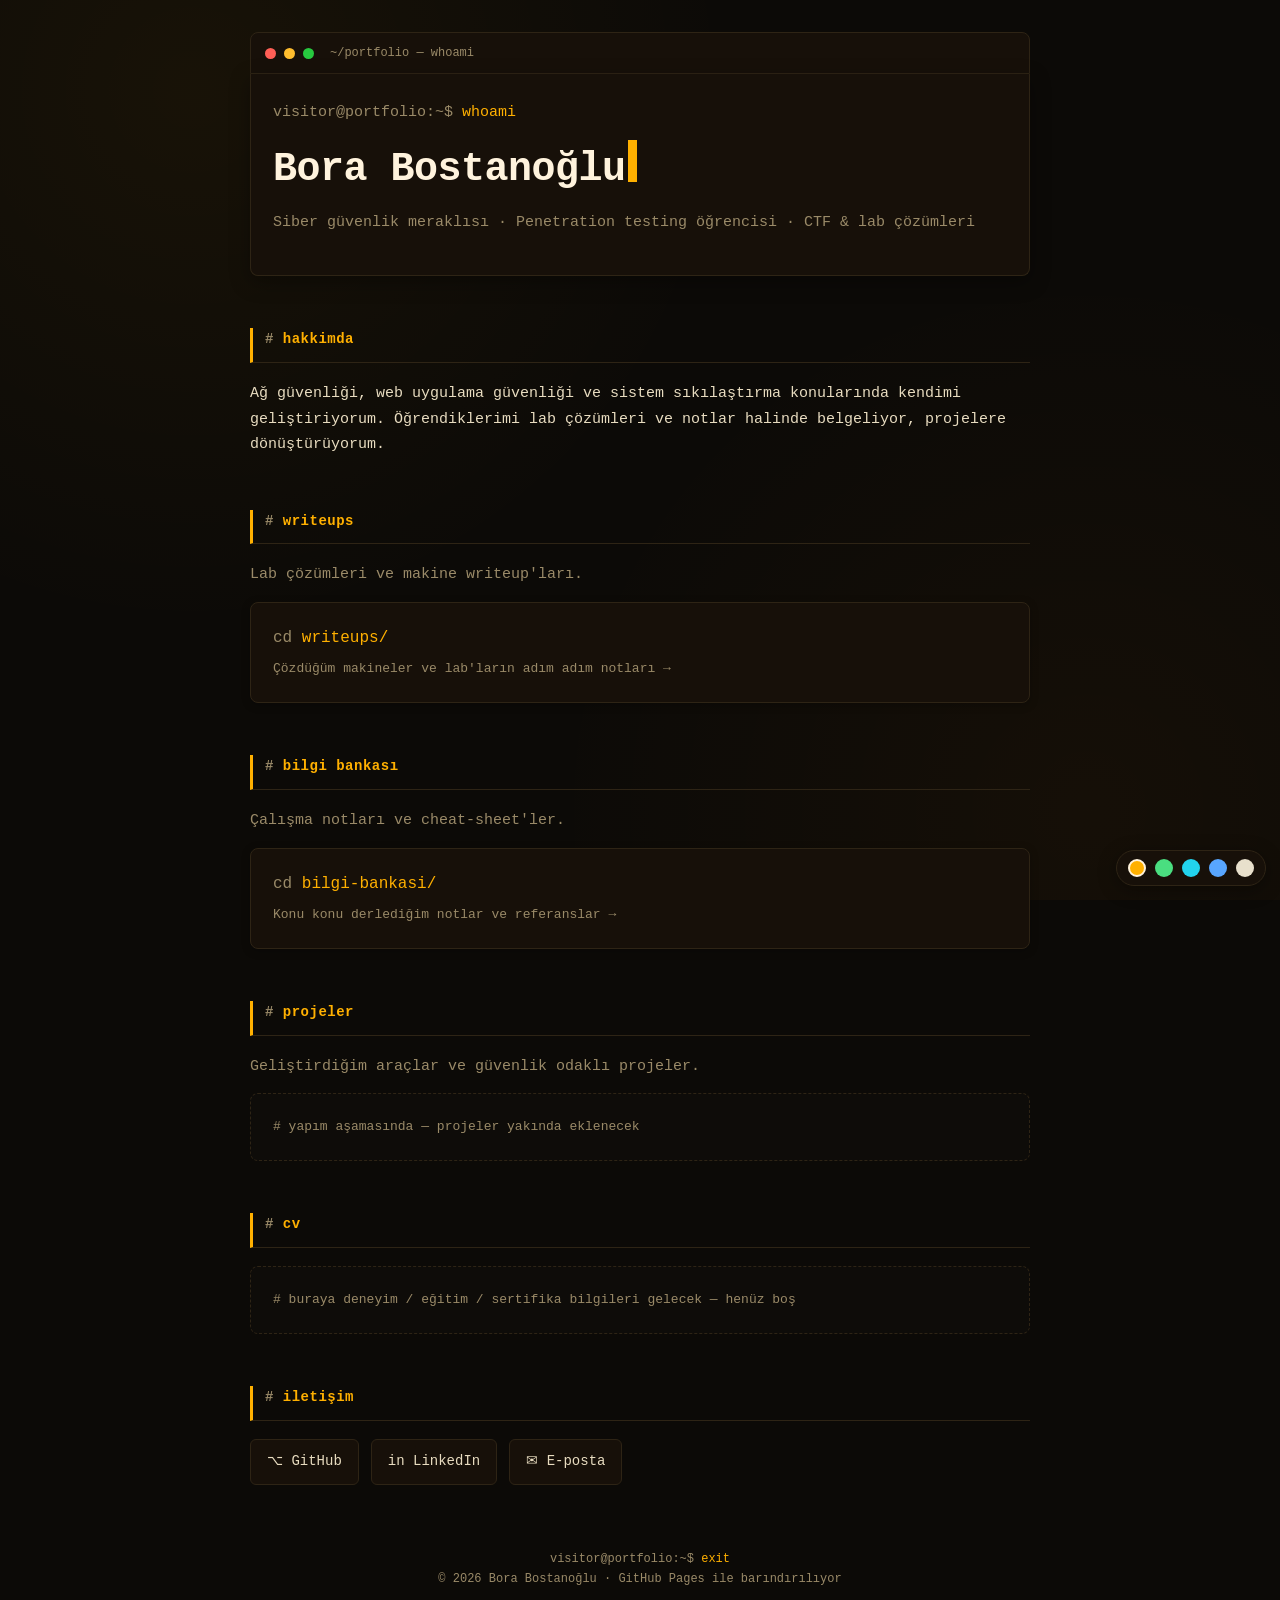
<file: index.html>
<!DOCTYPE html>
<html lang="tr">
<head>
<meta charset="UTF-8">
<meta name="viewport" content="width=device-width, initial-scale=1.0">
<!-- ▼▼▼ DÜZENLE: sekmede ve Google'da görünecek başlık ▼▼▼ -->
<title>Bora_Bostanoglu // Güvenlik Portföyü</title>
<meta name="description" content="Siber güvenlik notları, lab writeup'ları ve projeler.">
<link rel="stylesheet" href="style.css">
<script src="assets/theme.js"></script>
</head>

<body>
<div class="wrap">

  <!-- ÜST BÖLÜM — kim olduğun -->
  <div class="term-bar">
    <span class="dot r"></span><span class="dot y"></span><span class="dot g"></span>
    <span class="term-title">~/portfolio — whoami</span>
  </div>
  <div class="term-body">
    <div class="prompt">whoami</div>
    <h1>Bora Bostanoğlu<span class="cursor"></span></h1>
    <p class="tagline">Siber güvenlik meraklısı · Penetration testing öğrencisi · CTF &amp; lab çözümleri</p>
  </div>

  <!-- HAKKIMDA -->
  <section id="hakkimda">
    <h2>hakkimda</h2>
    <!-- ▼▼▼ DÜZENLE: kendini 2-3 cümleyle anlat ▼▼▼ -->
    <p>Ağ güvenliği, web uygulama güvenliği ve sistem sıkılaştırma konularında kendimi geliştiriyorum.
       Öğrendiklerimi lab çözümleri ve notlar halinde belgeliyor, projelere dönüştürüyorum.</p>
  </section>

  <!-- WRITEUPS -->
  <section id="writeups">
    <h2>writeups</h2>
    <p class="dim">Lab çözümleri ve makine writeup'ları.</p>
    <a class="dir-card" href="writeups/index.html">
      <span class="cmd">writeups/</span>
      <small>Çözdüğüm makineler ve lab'ların adım adım notları →</small>
    </a>
  </section>

  <!-- BİLGİ BANKASI -->
  <section id="notlar">
    <h2>bilgi bankası</h2>
    <p class="dim">Çalışma notları ve cheat-sheet'ler.</p>
    <a class="dir-card" href="notlar/index.html">
      <span class="cmd">bilgi-bankasi/</span>
      <small>Konu konu derlediğim notlar ve referanslar →</small>
    </a>
  </section>

  <!-- PROJELER -->
  <section id="projeler">
    <h2>projeler</h2>
    <p class="dim">Geliştirdiğim araçlar ve güvenlik odaklı projeler.</p>
    <div class="placeholder">
      # yapım aşamasında — projeler yakında eklenecek
      <!-- Hazır olduğunda: alttaki kartların yorumunu kaldır, placeholder'ı <div class="grid"> yap
      <a class="card" href="https://github.com/kullanici-adin/proje-1" target="_blank" rel="noopener">
        <h3>Proje Adı 1 <span class="arrow">→</span></h3>
        <p>Projenin ne yaptığını bir cümleyle anlat.</p>
        <div class="tags"><span class="tag">python</span><span class="tag">automation</span></div>
      </a>
      <a class="card" href="https://github.com/kullanici-adin/proje-2" target="_blank" rel="noopener">
        <h3>Proje Adı 2 <span class="arrow">→</span></h3>
        <p>Kısa açıklama.</p>
        <div class="tags"><span class="tag">bash</span></div>
      </a> -->
    </div>
  </section>

  <!-- CV — şimdilik boş, ileride doldurulacak -->
  <section id="cv">
    <h2>cv</h2>
    <div class="placeholder">
      # buraya deneyim / eğitim / sertifika bilgileri gelecek — henüz boş
    </div>
  </section>

  <!-- İLETİŞİM -->
  <section id="iletisim">
    <h2>iletişim</h2>
    <div class="links">
      <!-- ▼▼▼ DÜZENLE: kendi linklerin ▼▼▼ -->
      <a class="btn" href="https://github.com/kullanici-adin" target="_blank" rel="noopener">⌥ GitHub</a>
      <a class="btn" href="https://linkedin.com/in/kullanici-adin" target="_blank" rel="noopener">in LinkedIn</a>
      <a class="btn" href="mailto:seninmailin@example.com">✉ E-posta</a>
    </div>
  </section>

  <footer>
    <span class="prompt">exit</span><br>
    © <span id="yil"></span> Bora Bostanoğlu · GitHub Pages ile barındırılıyor
  </footer>

</div>
<script>document.getElementById("yil").textContent = new Date().getFullYear();</script>
</body>
</html>
</file>
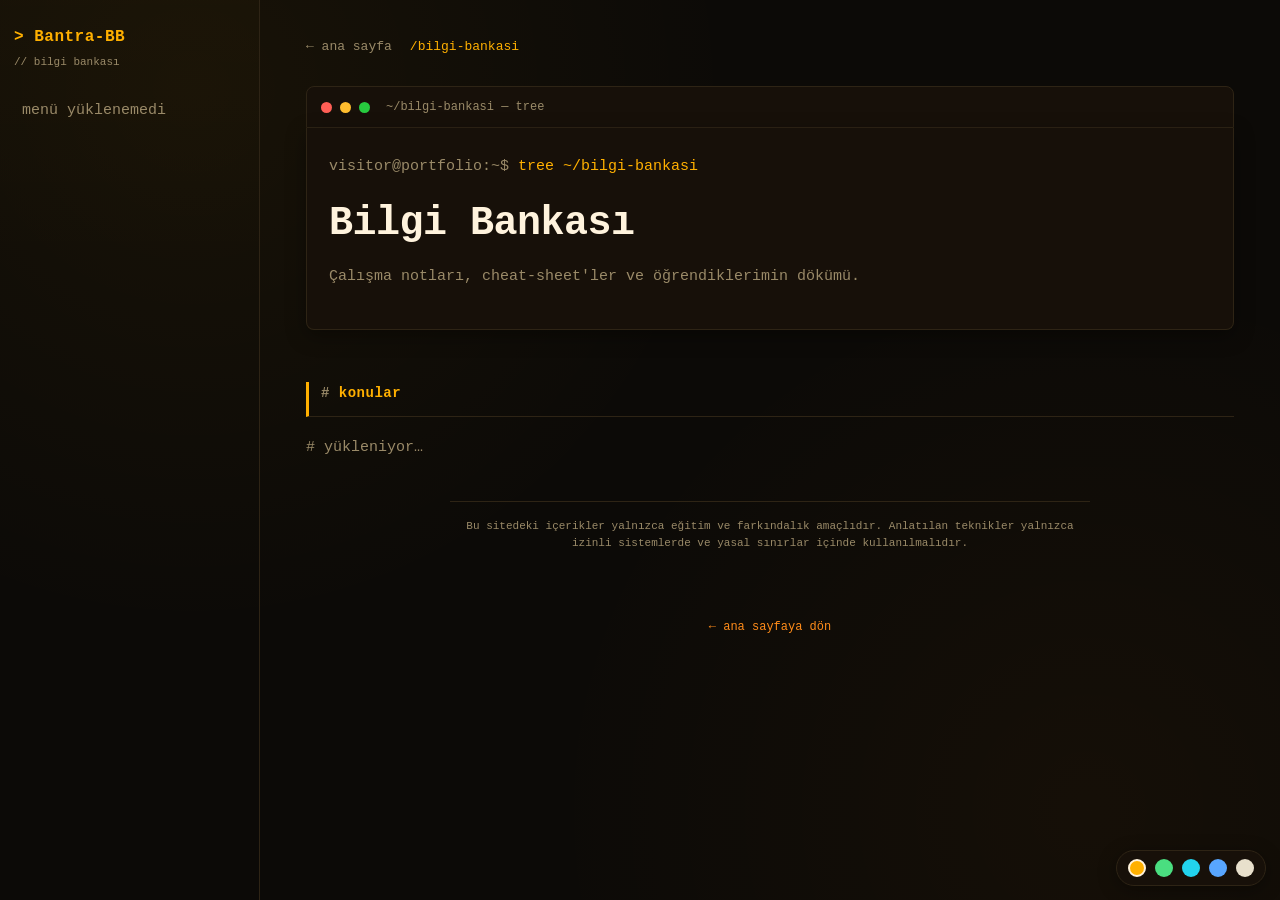
<file: notlar/index.html>
<!DOCTYPE html>
<html lang="tr">
<head>
<meta charset="UTF-8">
<meta name="viewport" content="width=device-width, initial-scale=1.0">
<title>bilgi bankası // Bora_Bostanoglu</title>
<meta name="description" content="Siber güvenlik çalışma notları ve cheat-sheet'ler.">
<link rel="stylesheet" href="../style.css">
<script src="../assets/theme.js"></script>
</head>
<body>
<div class="wrap">

  <div class="topnav">
    <a href="../index.html">← ana sayfa</a>
    <span class="here">/bilgi-bankasi</span>
  </div>

  <div class="term-bar">
    <span class="dot r"></span><span class="dot y"></span><span class="dot g"></span>
    <span class="term-title">~/bilgi-bankasi — tree</span>
  </div>
  <div class="term-body">
    <div class="prompt">tree ~/bilgi-bankasi</div>
    <h1>Bilgi Bankası</h1>
    <p class="tagline">Çalışma notları, cheat-sheet'ler ve öğrendiklerimin dökümü.</p>
  </div>

  <section>
    <h2>konular</h2>
    <!-- klasör ağacı GitHub'dan otomatik oluşturulur (layout.js) -->
    <div id="agac"><p class="dim"># yükleniyor…</p></div>
  </section>

  <footer><a href="../index.html">← ana sayfaya dön</a></footer>
</div>

<script src="../assets/disclaimer.js"></script>
<script src="config.js"></script>
<script src="../assets/repo-notes.js"></script>
<script src="../assets/layout.js"></script>
<script>initLayout(NOTES_CONFIG);</script>
</body>
</html>
</file>
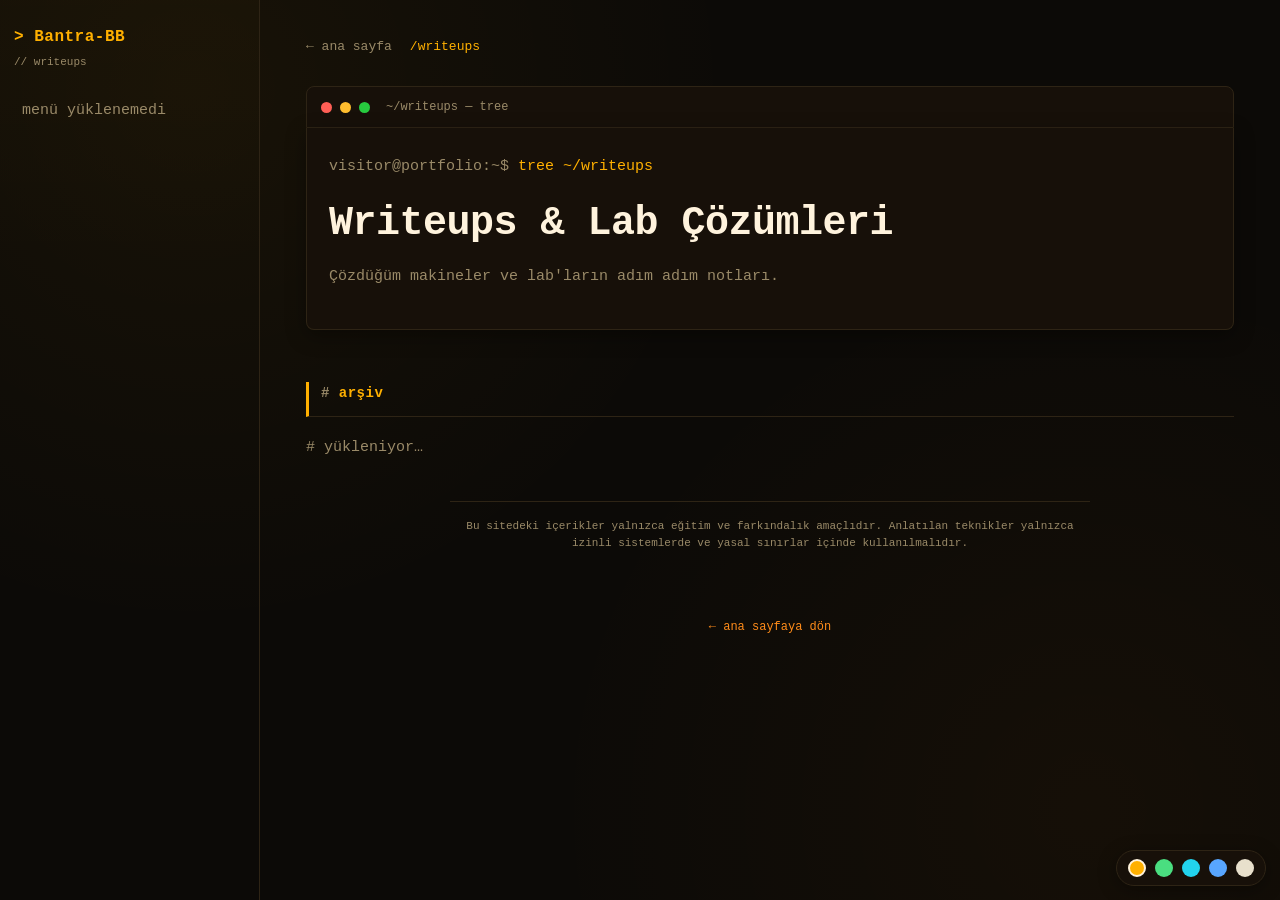
<file: writeups/index.html>
<!DOCTYPE html>
<html lang="tr">
<head>
<meta charset="UTF-8">
<meta name="viewport" content="width=device-width, initial-scale=1.0">
<title>writeups // Bora_Bostanoglu</title>
<meta name="description" content="Lab çözümleri ve makine writeup'ları.">
<link rel="stylesheet" href="../style.css">
<script src="../assets/theme.js"></script>
</head>
<body>
<div class="wrap">

  <div class="topnav">
    <a href="../index.html">← ana sayfa</a>
    <span class="here">/writeups</span>
  </div>

  <div class="term-bar">
    <span class="dot r"></span><span class="dot y"></span><span class="dot g"></span>
    <span class="term-title">~/writeups — tree</span>
  </div>
  <div class="term-body">
    <div class="prompt">tree ~/writeups</div>
    <h1>Writeups &amp; Lab Çözümleri</h1>
    <p class="tagline">Çözdüğüm makineler ve lab'ların adım adım notları.</p>
  </div>

  <section>
    <h2>arşiv</h2>
    <div id="agac"><p class="dim"># yükleniyor…</p></div>
  </section>

  <footer><a href="../index.html">← ana sayfaya dön</a></footer>
</div>

<script src="../assets/disclaimer.js"></script>
<script src="config.js"></script>
<script src="../assets/repo-notes.js"></script>
<script src="../assets/layout.js"></script>
<script>initLayout(NOTES_CONFIG);</script>
</body>
</html>
</file>
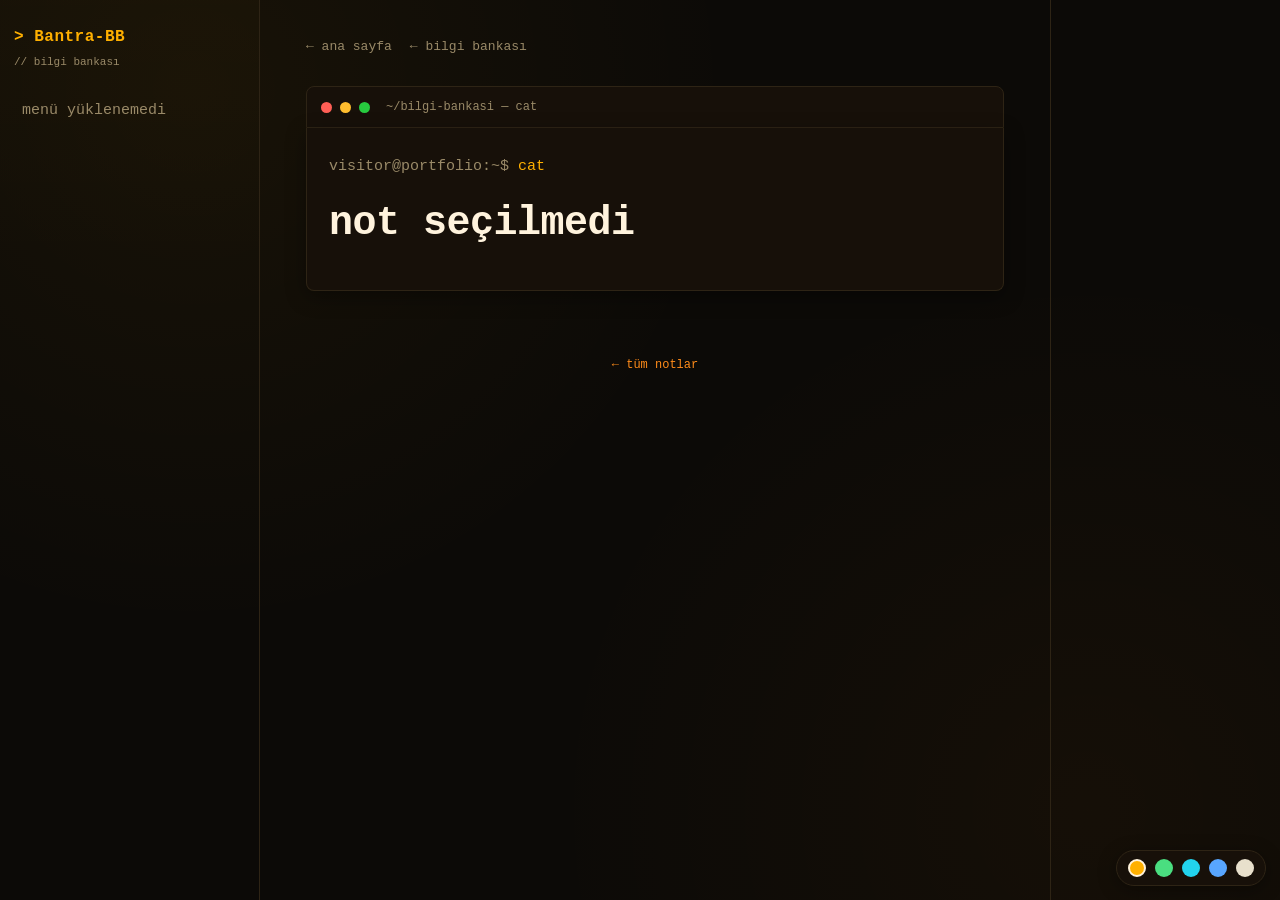
<file: notlar/view.html>
<!DOCTYPE html>
<html lang="tr">
<head>
<meta charset="UTF-8">
<meta name="viewport" content="width=device-width, initial-scale=1.0">
<title>not // Bora_Bostanoglu</title>
<link rel="stylesheet" href="../style.css">
<script src="../assets/theme.js"></script>
</head>
<body>
<div class="wrap">

  <div class="topnav">
    <a href="../index.html">← ana sayfa</a>
    <a href="index.html">← bilgi bankası</a>
  </div>

  <div class="term-bar">
    <span class="dot r"></span><span class="dot y"></span><span class="dot g"></span>
    <span class="term-title">~/bilgi-bankasi — cat</span>
  </div>
  <div class="term-body">
    <div class="prompt">cat <span id="crumb"></span></div>
    <h1 id="baslik">yükleniyor…</h1>
  </div>

  <article class="markdown" id="icerik"></article>

  <footer><a href="index.html">← tüm notlar</a></footer>
</div>

<script src="../assets/marked.min.js"></script>
<script src="config.js"></script>
<script src="../assets/repo-notes.js"></script>
<script src="../assets/layout.js"></script>
<script>renderNote(NOTES_CONFIG, "baslik", "icerik", "crumb"); initLayout(NOTES_CONFIG);</script>
</body>
</html>
</file>
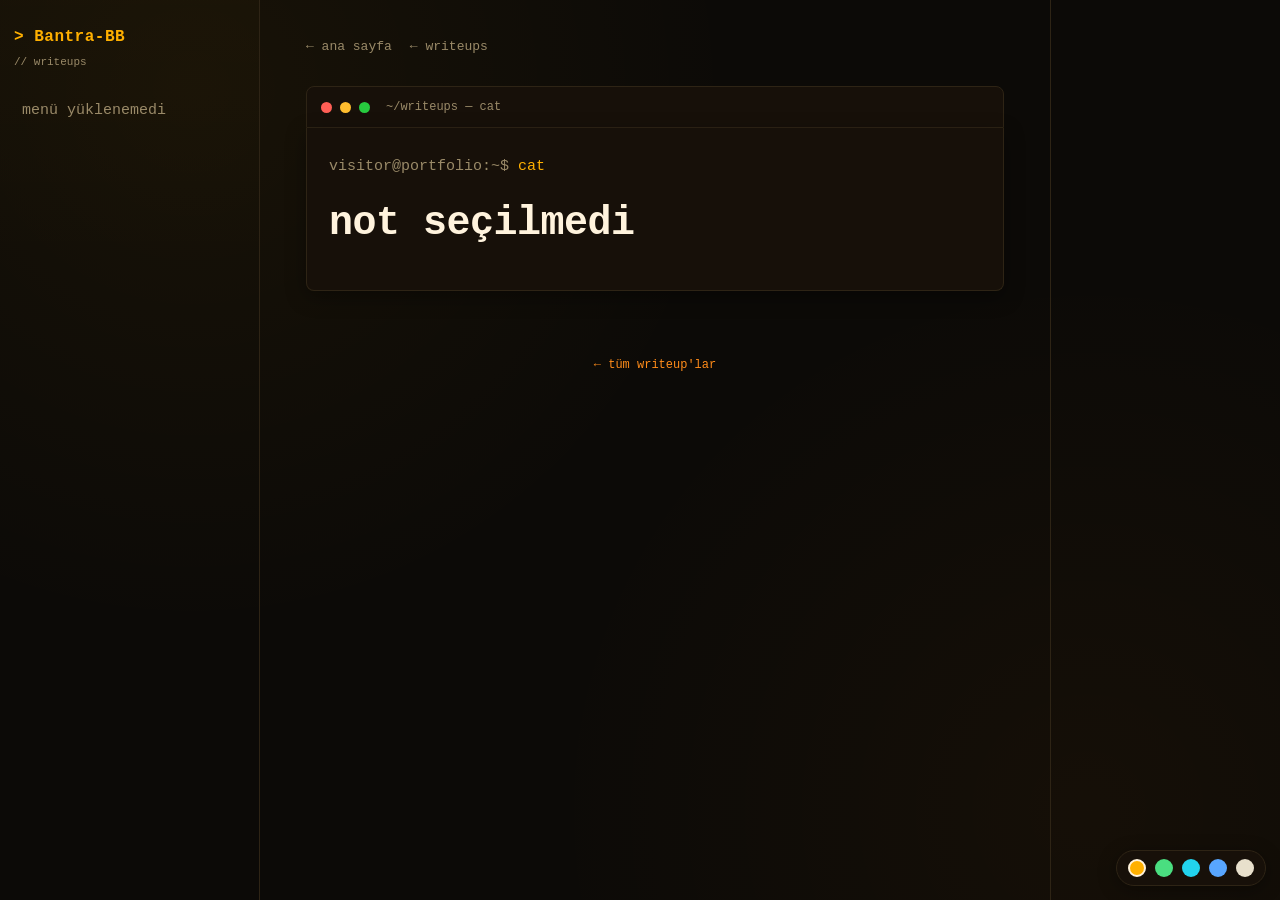
<file: writeups/view.html>
<!DOCTYPE html>
<html lang="tr">
<head>
<meta charset="UTF-8">
<meta name="viewport" content="width=device-width, initial-scale=1.0">
<title>writeup // Bora_Bostanoglu</title>
<link rel="stylesheet" href="../style.css">
<script src="../assets/theme.js"></script>
</head>
<body>
<div class="wrap">

  <div class="topnav">
    <a href="../index.html">← ana sayfa</a>
    <a href="index.html">← writeups</a>
  </div>

  <div class="term-bar">
    <span class="dot r"></span><span class="dot y"></span><span class="dot g"></span>
    <span class="term-title">~/writeups — cat</span>
  </div>
  <div class="term-body">
    <div class="prompt">cat <span id="crumb"></span></div>
    <h1 id="baslik">yükleniyor…</h1>
  </div>

  <article class="markdown" id="icerik"></article>

  <footer><a href="index.html">← tüm writeup'lar</a></footer>
</div>

<script src="../assets/marked.min.js"></script>
<script src="config.js"></script>
<script src="../assets/repo-notes.js"></script>
<script src="../assets/layout.js"></script>
<script>renderNote(NOTES_CONFIG, "baslik", "icerik", "crumb"); initLayout(NOTES_CONFIG);</script>
</body>
</html>
</file>
<file: style.css>
/* =========================================================
   ORTAK STİL  —  tüm sayfalar bu dosyayı kullanır.
   Tema: Amber CRT (turuncu/amber retro terminal)
   Renkleri :root'tan değiştirirsen tüm site değişir.
   ========================================================= */
:root{
  --bg:        #0c0a07;   /* arka plan (sıcak siyah) */
  --surface:   #171009;   /* kutu/panel arka planı */
  --surface-2: #20160b;   /* hover / vurgulanan kutu */
  --line:      #2e2415;   /* çizgiler, kenarlıklar */
  --text:      #e8dcc0;   /* ana metin (sıcak açık) */
  --muted:     #9a8a68;   /* soluk/ikincil metin */
  --accent:    #ffb000;   /* vurgu: amber */
  --accent-2:  #ff8c1a;   /* ikincil vurgu: turuncu (linkler) */
  --warn:      #ffcf70;   /* açık amber: etiket */
  --hi:        #fff3dd;   /* başlıklar için sıcak beyaz */
  /* kod blokları TÜM temalarda koyu kalır (okunurluk için) */
  --code-bg:   #15130d;
  --code-text: #e8e2d2;
  --code-inline:#ffcf70;
  --mono: "SFMono-Regular", "JetBrains Mono", "Fira Code", Consolas, "Liberation Mono", Menlo, monospace;
}

*{ box-sizing:border-box; margin:0; padding:0; }
html{ scroll-behavior:smooth; }

body{
  background:var(--bg);
  color:var(--text);
  font-family:var(--mono);
  font-size:15px;
  line-height:1.7;
  background-image:
    radial-gradient(circle at 15% 10%, rgba(255,176,0,0.05), transparent 40%),
    radial-gradient(circle at 85% 90%, rgba(255,140,0,0.04), transparent 40%);
  background-attachment:fixed;
}
::selection{ background:var(--accent); color:var(--bg); }
a{ color:var(--accent-2); text-decoration:none; }
a:hover{ text-decoration:underline; }

.wrap{ max-width:820px; margin:0 auto; padding:32px 20px 80px; }

/* kısa yasal uyarı — sayfanın altında sade, göze batmayan not */
.disclaimer{
  font-size:11px; line-height:1.6; color:var(--muted);
  text-align:center; max-width:640px;
  margin:40px auto 0; padding-top:16px;
  border-top:1px solid var(--line);
}

/* ---- üst navigasyon (alt sayfalarda "geri" için) ---- */
.topnav{
  display:flex; gap:18px; align-items:center;
  font-size:13px; color:var(--muted); margin-bottom:28px;
}
.topnav a{ color:var(--muted); }
.topnav a:hover{ color:var(--accent); text-decoration:none; }
.topnav .here{ color:var(--accent); }

/* ---- terminal penceresi başlığı ---- */
.term-bar{
  display:flex; align-items:center; gap:8px;
  padding:10px 14px; background:var(--surface);
  border:1px solid var(--line); border-radius:8px 8px 0 0;
}
.dot{ width:11px; height:11px; border-radius:50%; }
.dot.r{ background:#ff5f56; } .dot.y{ background:#ffbd2e; } .dot.g{ background:#27c93f; }
.term-title{ margin-left:8px; color:var(--muted); font-size:12px; }
.term-body{
  background:var(--surface); border:1px solid var(--line); border-top:none;
  border-radius:0 0 8px 8px; padding:26px 22px;
  box-shadow:0 6px 20px rgba(0,0,0,0.35);
}
.prompt{ color:var(--accent); }
.prompt::before{ content:"visitor@portfolio:~$ "; color:var(--muted); }

h1{
  font-size:clamp(26px, 5vw, 40px); font-weight:700; letter-spacing:-0.5px;
  margin:10px 0 6px; color:var(--hi);
}
.tagline{ color:var(--muted); font-size:15px; }
.cursor{ display:inline-block; width:9px; height:1.05em; background:var(--accent);
         vertical-align:-2px; margin-left:2px; animation:blink 1.1s steps(1) infinite; }
@keyframes blink{ 50%{ opacity:0; } }

/* ---- bölüm başlıkları ---- */
section{ margin-top:52px; }
h2{
  font-size:14px; font-weight:700; text-transform:lowercase; color:var(--accent);
  letter-spacing:0.5px; margin-bottom:18px; padding:0 0 10px 12px;
  border-bottom:1px solid var(--line); border-left:3px solid var(--accent);
}
h2::before{ content:"# "; color:var(--muted); }
p{ margin-bottom:14px; color:var(--text); }
p.dim{ color:var(--muted); }

/* ---- kart ızgarası ---- */
.grid{ display:grid; grid-template-columns:1fr 1fr; gap:14px; }
@media (max-width:620px){ .grid{ grid-template-columns:1fr; } }
.card{
  display:block; background:var(--surface); border:1px solid var(--line);
  border-radius:8px; padding:18px; color:var(--text);
  box-shadow:0 2px 8px rgba(0,0,0,0.25);
  transition:border-color .18s ease, transform .18s ease, background .18s ease;
}
.card:hover{ border-color:var(--accent); background:var(--surface-2); transform:translateY(-2px); text-decoration:none; }
.card h3{ font-size:15px; color:var(--hi); margin-bottom:6px; }
.card h3 .arrow{ color:var(--accent); }
.card p{ font-size:13px; color:var(--muted); margin-bottom:10px; }

/* büyük yön kartları (ana sayfadaki iç sayfa linkleri) */
.dir-card{
  display:flex; flex-direction:column; gap:6px;
  background:var(--surface); border:1px solid var(--line); border-radius:8px;
  padding:22px; color:var(--text);
  box-shadow:0 2px 8px rgba(0,0,0,0.25);
  transition:border-color .18s, transform .18s, background .18s;
}
.dir-card:hover{ border-color:var(--accent); background:var(--surface-2); transform:translateY(-2px); text-decoration:none; }
.dir-card .cmd{ color:var(--accent); font-size:16px; }
.dir-card .cmd::before{ content:"cd "; color:var(--muted); }
.dir-card small{ color:var(--muted); font-size:13px; }

.tags{ display:flex; flex-wrap:wrap; gap:6px; }
.tag{
  font-size:11px; padding:2px 8px; border-radius:4px;
  background:rgba(255,176,0,0.10); color:var(--warn); border:1px solid rgba(255,176,0,0.25);
}

/* ---- iletişim butonları ---- */
.links{ display:flex; flex-wrap:wrap; gap:12px; margin-top:6px; }
.btn{
  display:inline-flex; align-items:center; gap:8px; padding:10px 16px; border-radius:6px;
  background:var(--surface); border:1px solid var(--line); color:var(--text);
  font-size:14px; transition:border-color .18s, color .18s;
}
.btn:hover{ border-color:var(--accent-2); color:var(--hi); text-decoration:none; }

/* ---- boş / yer tutucu kutusu (CV için) ---- */
.placeholder{
  border:1px dashed var(--line); border-radius:8px; padding:22px;
  color:var(--muted); font-size:13px; background:rgba(255,255,255,0.01);
}

footer{ margin-top:64px; color:var(--muted); font-size:12px; text-align:center; }
footer .disclaimer{
  display:inline-block; max-width:620px; margin:12px auto;
  padding:12px 16px; line-height:1.6;
  border:1px solid var(--line); border-left:3px solid var(--warn);
  border-radius:6px; color:var(--muted); text-align:left;
}
@media (prefers-reduced-motion:reduce){ .cursor{ animation:none; } }

/* =========================================================
   MARKDOWN İÇERİĞİ  —  render edilen writeup/not gövdesi
   ========================================================= */
.markdown{ margin-top:32px; }
.markdown h1, .markdown h2, .markdown h3{
  color:var(--hi); border:none; text-transform:none; padding:0; margin:28px 0 12px;
}
.markdown h2, .markdown h3{ scroll-margin-top:24px; }  /* içindekiler tıklamasında üstte boşluk */
.markdown h1{ font-size:24px; }
.markdown h2{ font-size:19px; color:var(--accent); }
.markdown h2::before{ content:""; }        /* markdown başlıklarında # işareti çıkmasın */
.markdown h3{ font-size:16px; }
.markdown p{ color:var(--text); margin:12px 0; }
.markdown a{ color:var(--accent-2); }
.markdown ul, .markdown ol{ margin:12px 0 12px 22px; color:var(--text); }
.markdown li{ margin:4px 0; }
.markdown strong{ color:var(--hi); }

/* satır içi kod */
.markdown code{
  background:var(--code-bg); border:1px solid var(--line); border-radius:4px;
  padding:1px 6px; font-size:13px; color:var(--code-inline);
}
/* kod bloğu */
.markdown pre{
  background:var(--code-bg); border:1px solid var(--line); border-left:3px solid var(--accent);
  border-radius:6px; padding:16px; overflow-x:auto; margin:16px 0;
}
.markdown pre code{
  background:none; border:none; padding:0; color:var(--code-text); font-size:13px; line-height:1.6;
}
/* alıntı */
.markdown blockquote{
  border-left:3px solid var(--muted); padding:4px 16px; margin:16px 0;
  color:var(--muted); background:rgba(255,255,255,0.02);
}
/* tablo */
.markdown table{ border-collapse:collapse; margin:16px 0; width:100%; font-size:13px; }
.markdown th, .markdown td{ border:1px solid var(--line); padding:8px 12px; text-align:left; }
.markdown th{ background:var(--surface); color:var(--accent); }
/* yatay çizgi ve görsel */
.markdown hr{ border:none; border-top:1px solid var(--line); margin:24px 0; }
.markdown img{
  max-width:100%;
  height:auto !important;
  width:auto;
  display:block;
  margin:16px auto;
  border-radius:6px;
  border:1px solid var(--line);
}

/* =========================================================
   KLASÖR AĞACI  —  liste sayfasındaki ana ağaç (#agac)
   ========================================================= */
.tree-folder{ margin:6px 0; }
.tree-folder > summary{
  cursor:pointer; list-style:none; padding:8px 12px;
  background:var(--surface); border:1px solid var(--line); border-radius:6px;
  color:var(--accent); font-weight:700; user-select:none;
  transition:border-color .15s, background .15s;
}
.tree-folder > summary:hover{ border-color:var(--accent); background:var(--surface-2); }
.tree-folder > summary::before{ content:"▸ "; color:var(--muted); }
.tree-folder[open] > summary::before{ content:"▾ "; }
.tree-folder > summary::-webkit-details-marker{ display:none; }
.tree-inner{ margin:6px 0 6px 18px; border-left:1px solid var(--line); padding-left:12px; }
.tree-file{
  display:block; padding:7px 12px; margin:4px 0; border-radius:6px;
  background:var(--surface); border:1px solid var(--line); color:var(--text);
  transition:border-color .15s, background .15s, color .15s;
}
.tree-file::before{ content:"$ "; color:var(--muted); }
.tree-file:hover{ border-color:var(--accent-2); background:var(--surface-2); color:var(--hi); text-decoration:none; }

/* =========================================================
   LAYOUT C — sol menü + içerik + sağ içindekiler
   ========================================================= */
.doc-layout{
  display:grid;
  grid-template-columns:260px minmax(0,1fr);
  gap:0; max-width:1500px; margin:0 auto; align-items:start;
}
.doc-layout.has-toc{ grid-template-columns:260px minmax(0,1fr) 230px; }

.doc-main{ max-width:none !important; margin:0 !important; padding:36px 46px 90px !important; min-width:0; }

/* --- SOL MENÜ --- */
.doc-side{
  position:sticky; top:0; align-self:start; height:100vh; overflow:auto;
  border-right:1px solid var(--line); padding:24px 14px;
  background:linear-gradient(180deg, rgba(255,176,0,0.02), transparent 30%);
}
.doc-brand{ font-size:16px; font-weight:700; letter-spacing:.5px; }
.doc-brand a{ color:var(--accent); }
.doc-brand a::before{ content:"> "; }
.doc-brand a:hover{ text-decoration:none; }
.doc-brand-sub{ color:var(--muted); font-size:11px; margin:2px 0 20px; }
.doc-brand-sub a{ color:var(--muted); }
.doc-brand-sub a:hover{ color:var(--accent); text-decoration:none; }

.nav-f{ margin:1px 0; }
.nav-f > summary{
  cursor:pointer; list-style:none; user-select:none;
  padding:5px 8px; border-radius:5px; font-weight:700; font-size:13px;
  color:var(--text);
}
.nav-f > summary::-webkit-details-marker{ display:none; }
.nav-f > summary::before{ content:"▸"; color:var(--muted); display:inline-block; width:14px; }
.nav-f[open] > summary::before{ content:"▾"; }
.nav-f > summary:hover{ background:var(--surface); color:var(--text); }
.nav-sub{ margin-left:9px; border-left:1px solid var(--line); padding-left:7px; }

.nav-i{
  display:block; padding:4px 8px; margin:1px 0; font-size:13px;
  color:var(--muted); border-left:2px solid transparent; border-radius:0 5px 5px 0;
  white-space:nowrap; overflow:hidden; text-overflow:ellipsis;
}
.nav-i:hover{ color:var(--text); background:var(--surface); text-decoration:none; }
.nav-i.active{
  color:var(--accent); border-left-color:var(--accent);
  background:rgba(255,176,0,0.07); font-weight:700;
}

/* --- SAĞ İÇİNDEKİLER --- */
.doc-toc{
  position:sticky; top:0; align-self:start; height:100vh; overflow:auto;
  border-left:1px solid var(--line); padding:38px 16px;
}
.toc-title{ color:var(--muted); font-size:11px; text-transform:uppercase; letter-spacing:1px; margin-bottom:12px; }
.toc-link{
  display:block; padding:4px 10px; margin:1px 0; font-size:12.5px;
  color:var(--muted); border-left:2px solid transparent;
}
.toc-link:hover{ color:var(--text); text-decoration:none; }
.toc-link.lvl3{ padding-left:22px; font-size:12px; }
.toc-link.active{ color:var(--accent); border-left-color:var(--accent); }

/* --- mobil menü düğmesi --- */
.nav-toggle{
  display:none; position:fixed; top:10px; left:10px; z-index:60;
  width:40px; height:40px; border-radius:8px; cursor:pointer;
  background:var(--surface); color:var(--accent); border:1px solid var(--line);
  font-size:18px; align-items:center; justify-content:center;
}

/* --- responsive --- */
@media (max-width:1100px){
  .doc-layout, .doc-layout.has-toc{ grid-template-columns:1fr; }
  .doc-toc{ display:none; }
  .doc-side{
    position:fixed; left:0; top:0; width:280px; z-index:50;
    padding-top:58px;   /* menü düğmesi marka yazısının üstüne binmesin */
    background:var(--bg); transform:translateX(-100%); transition:transform .2s ease;
    box-shadow:0 0 40px rgba(0,0,0,0.6);
  }
  .doc-layout.nav-open .doc-side{ transform:none; }
  .doc-main{ padding:58px 18px 70px !important; }
  .nav-toggle{ display:inline-flex; }
}

/* =========================================================
   KOD BLOKLARI  —  ince kaydırma çubuğu + sözdizimi renkleri
   ========================================================= */
.markdown pre::-webkit-scrollbar{ height:8px; }
.markdown pre::-webkit-scrollbar-track{ background:transparent; }
.markdown pre::-webkit-scrollbar-thumb{ background:var(--line); border-radius:4px; }
.markdown pre::-webkit-scrollbar-thumb:hover{ background:var(--muted); }
.markdown pre{ scrollbar-width:thin; scrollbar-color:var(--line) transparent; }

/* highlight.js token renkleri — amber paletine uyumlu */
.hljs-keyword, .hljs-selector-tag, .hljs-built_in, .hljs-name{ color:#ffd27a; }
.hljs-string, .hljs-regexp, .hljs-symbol{ color:#ff9e5a; }
.hljs-number, .hljs-literal, .hljs-boolean{ color:#ffc06b; }
.hljs-comment, .hljs-quote{ color:var(--muted); font-style:italic; }
.hljs-function, .hljs-title, .hljs-title.function_{ color:var(--accent); }
.hljs-variable, .hljs-attr, .hljs-property{ color:var(--text); }
.hljs-meta, .hljs-operator, .hljs-punctuation{ color:var(--muted); }
.hljs-type, .hljs-class .hljs-title{ color:#ffcf70; }
.hljs-emphasis{ font-style:italic; } .hljs-strong{ font-weight:700; }

/* === Sayfa (ana) kaydırma çubuğu === */
html{ scrollbar-width: thin; scrollbar-color: var(--accent) transparent; }
::-webkit-scrollbar{ width:12px; height:12px; }
::-webkit-scrollbar-track{ background:var(--bg); }
::-webkit-scrollbar-thumb{ background:var(--line); border:3px solid var(--bg); border-radius:10px; }
::-webkit-scrollbar-thumb:hover{ background:var(--accent); }
::-webkit-scrollbar-corner{ background:var(--bg); }

/* =========================================================
   TEMALAR — html[data-theme="..."] (theme.js uygular)
   Varsayılan (data-theme yok veya "amber") = :root yukarıdaki Amber
   ========================================================= */
html[data-theme="green"]{
  --bg:#0a0f0d; --surface:#141c17; --surface-2:#1b261f; --line:#273a30;
  --text:#d3e0da; --muted:#7d8f87; --accent:#4ade80; --accent-2:#2dd4bf;
  --warn:#fcd34d; --hi:#eafff4;
}
html[data-theme="cyber"]{
  --bg:#0a0e14; --surface:#121a26; --surface-2:#1a2636; --line:#243247;
  --text:#cdd9e5; --muted:#7486a0; --accent:#22d3ee; --accent-2:#e879f9;
  --warn:#fcd34d; --hi:#eaf6ff;
}
html[data-theme="pro"]{
  --bg:#0d1117; --surface:#161b22; --surface-2:#1c232c; --line:#30363d;
  --text:#c9d1d9; --muted:#8b949e; --accent:#58a6ff; --accent-2:#3fb950;
  --warn:#e3b341; --hi:#f0f6fc;
}
html[data-theme="light"]{
  --bg:#faf7f0; --surface:#f1ead9; --surface-2:#e9e0cb; --line:#ddd2ba;
  --text:#2c2620; --muted:#6f6654; --accent:#bf6b05; --accent-2:#a85d04;
  --warn:#8a5a00; --hi:#1a1510;
}
/* açık temaya özel yumuşatmalar */
html[data-theme="light"] body{
  background-image:
    radial-gradient(circle at 15% 10%, rgba(191,107,5,0.05), transparent 40%),
    radial-gradient(circle at 85% 90%, rgba(168,93,4,0.04), transparent 40%);
}
html[data-theme="light"] .term-body{ box-shadow:0 6px 20px rgba(120,90,30,0.12); }
html[data-theme="light"] .card, html[data-theme="light"] .dir-card{ box-shadow:0 2px 8px rgba(120,90,30,0.08); }
html[data-theme="light"] .markdown blockquote{ background:rgba(0,0,0,0.03); }
html[data-theme="light"] ::selection{ color:#fff; }

/* =========================================================
   TEMA DEĞİŞTİRİCİ — sağ altta renk noktaları
   ========================================================= */
.theme-switch{
  position:fixed; right:14px; bottom:14px; z-index:70;
  display:flex; gap:9px; align-items:center;
  padding:8px 11px; border-radius:30px;
  background:var(--surface); border:1px solid var(--line);
  box-shadow:0 4px 18px rgba(0,0,0,0.35);
}
.theme-dot{
  width:18px; height:18px; border-radius:50%; cursor:pointer;
  border:2px solid transparent; padding:0; outline:none;
  transition:transform .12s;
}
.theme-dot:hover{ transform:scale(1.15); }
.theme-dot.active{ border-color:var(--hi); }
@media (max-width:1100px){
  .theme-switch{ right:10px; bottom:10px; padding:6px 9px; gap:7px; }
  .theme-dot{ width:16px; height:16px; }
}
</file>
